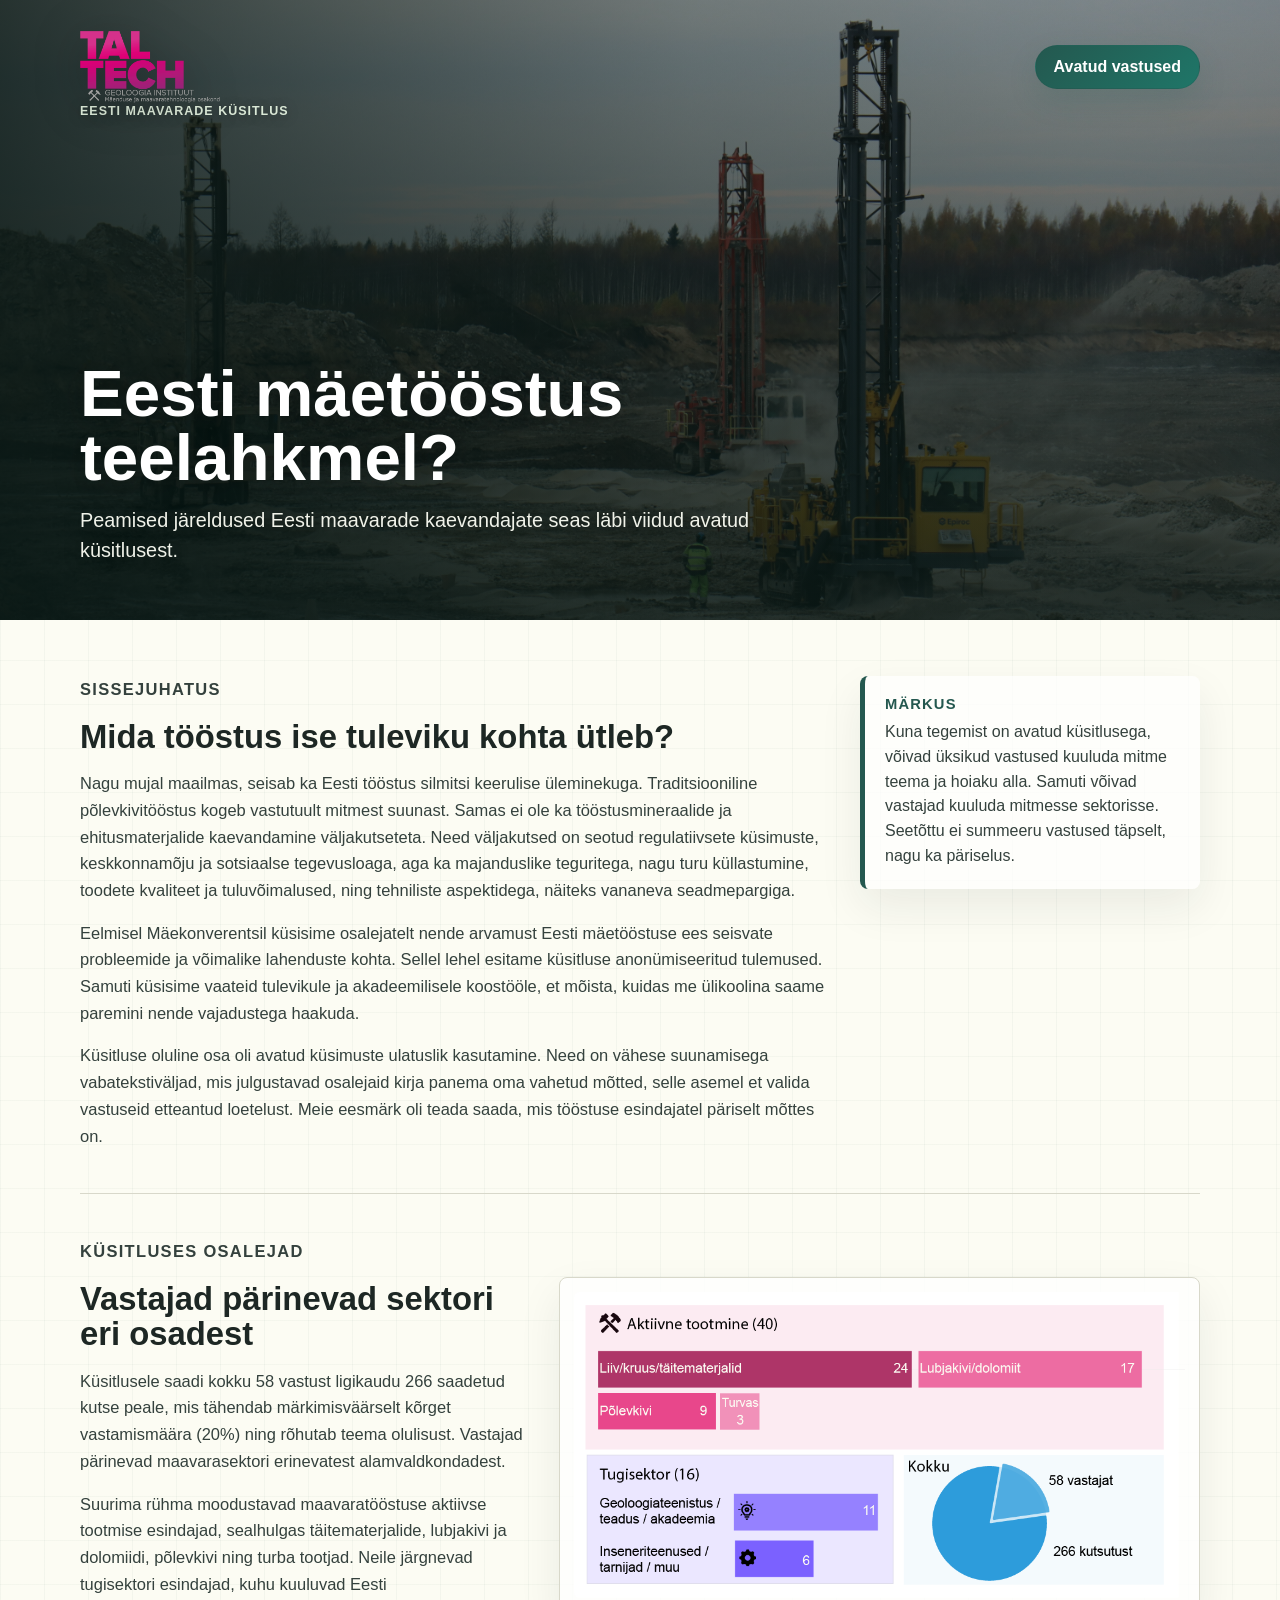
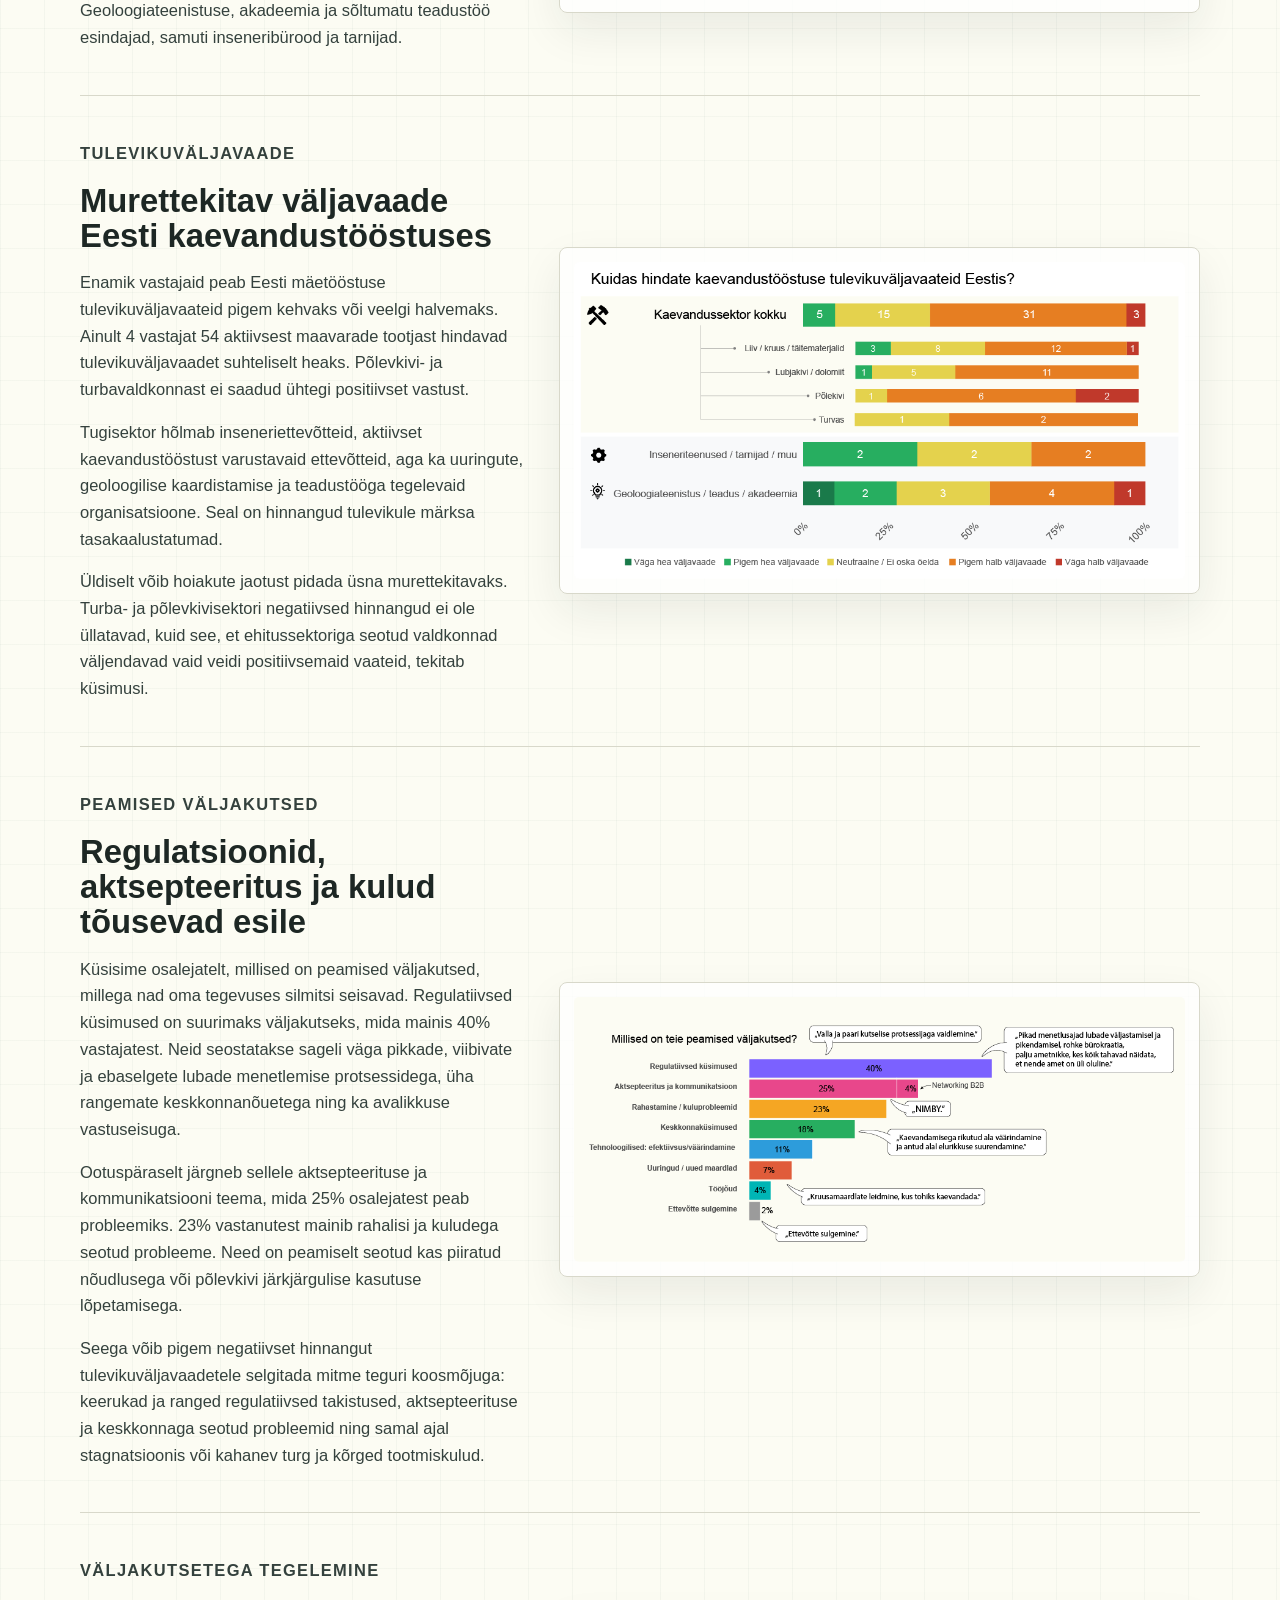
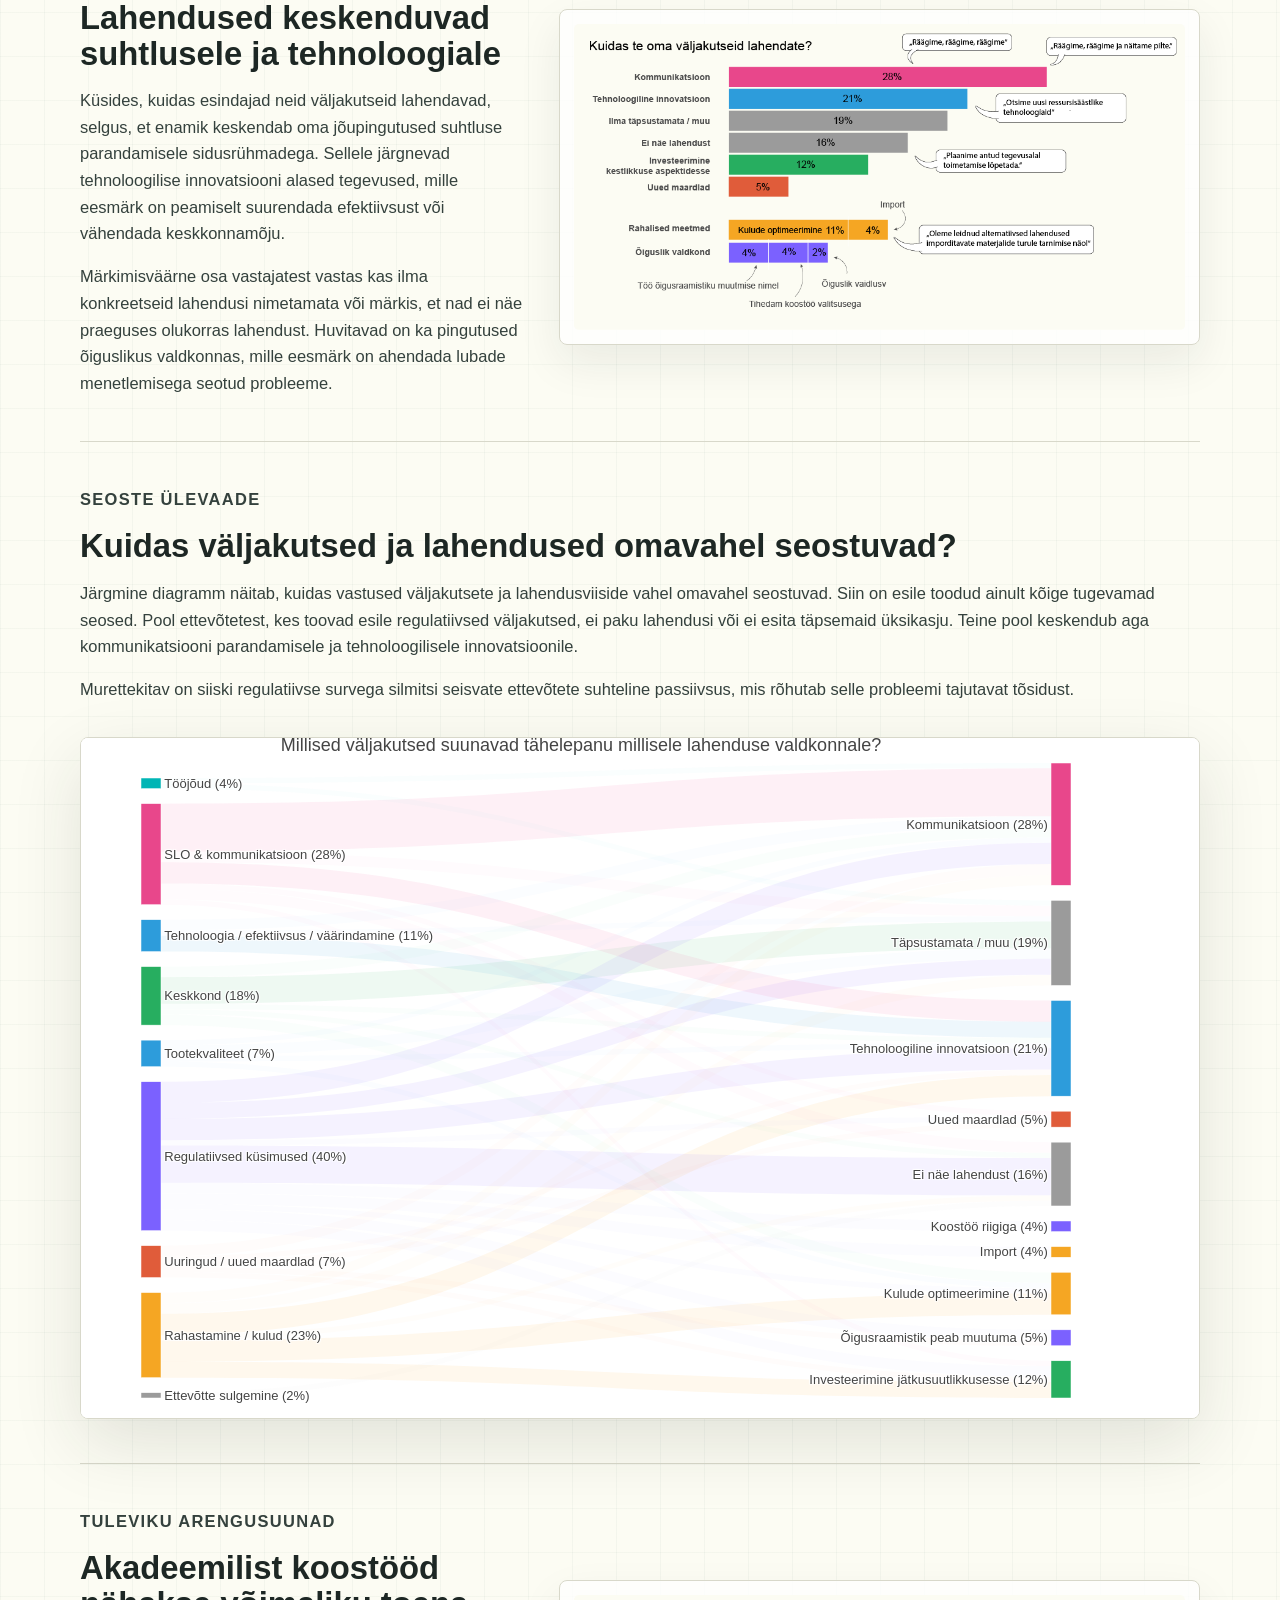
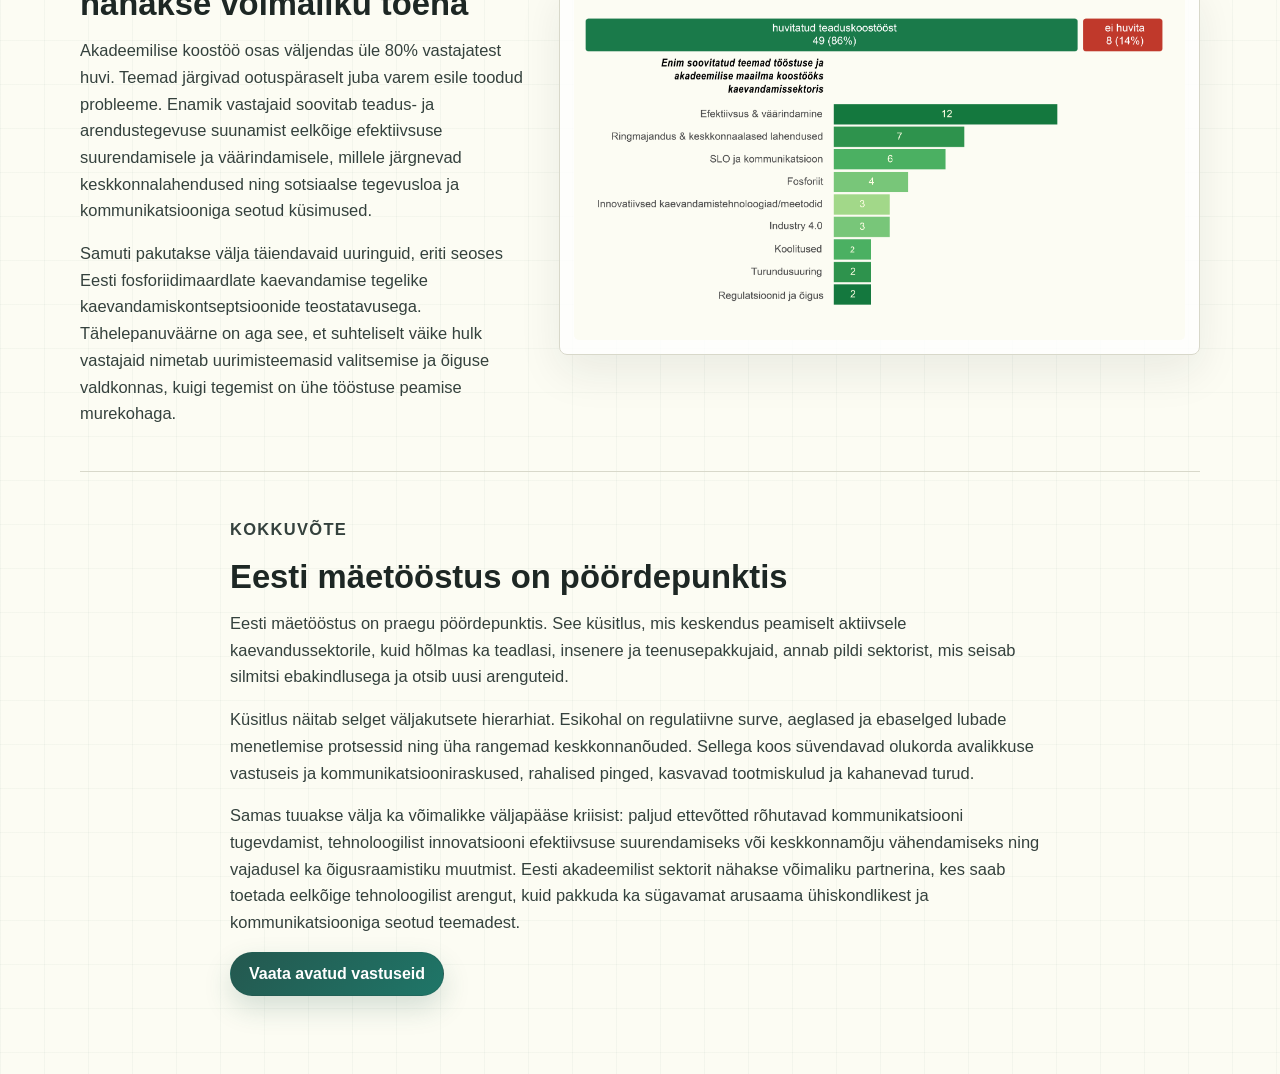
<file: index.html>
<!doctype html>
<html lang="et">
  <head>
    <meta charset="utf-8">
    <meta name="viewport" content="width=device-width, initial-scale=1">
    <title>Eesti mäetööstus teelahkmel?</title>
    <link rel="stylesheet" href="styles.css">
  </head>
  <body>
    <main class="survey-page">
      <section class="survey-hero" aria-labelledby="page-title">
        <img class="survey-hero__image" src="detailed survey/title.JPG" alt="">
        <div class="survey-hero__content">
          <nav class="site-nav site-nav--hero" aria-label="Lehe navigeerimine">
            <a class="brand-mark" href="https://taltech.ee/geoloogia-instituut/maenduse-ja-maavaratehnoloogia-osakond" target="_blank" rel="noopener noreferrer" aria-label="TalTech Mäenduse osakond">
              <img src="Logo_TalTech_MO.png" alt="TalTech Mäenduse osakond">
            </a>
            <a class="nav-button nav-button--hero" href="supplements.html">Avatud vastused</a>
          </nav>
          <p class="eyebrow">Eesti maavarade küsitlus</p>
          <h1 id="page-title">Eesti mäetööstus teelahkmel?</h1>
          <p class="hero-lede">
            Peamised järeldused Eesti maavarade kaevandajate seas läbi viidud avatud küsitlusest.
          </p>
        </div>
      </section>

      <div class="survey-content">
        <section class="survey-section survey-section--lead">
          <div class="section-copy">
            <p class="section-kicker">Sissejuhatus</p>
            <h2>Mida tööstus ise tuleviku kohta ütleb?</h2>
            <p>Nagu mujal maailmas, seisab ka Eesti tööstus silmitsi keerulise üleminekuga. Traditsiooniline põlevkivitööstus kogeb vastutuult mitmest suunast. Samas ei ole ka tööstusmineraalide ja ehitusmaterjalide kaevandamine väljakutseteta. Need väljakutsed on seotud regulatiivsete küsimuste, keskkonnamõju ja sotsiaalse tegevusloaga, aga ka majanduslike teguritega, nagu turu küllastumine, toodete kvaliteet ja tuluvõimalused, ning tehniliste aspektidega, näiteks vananeva seadmepargiga.</p>
            <p>Eelmisel Mäekonverentsil küsisime osalejatelt nende arvamust Eesti mäetööstuse ees seisvate probleemide ja võimalike lahenduste kohta. Sellel lehel esitame küsitluse anonümiseeritud tulemused. Samuti küsisime vaateid tulevikule ja akadeemilisele koostööle, et mõista, kuidas me ülikoolina saame paremini nende vajadustega haakuda.</p>
            <p>Küsitluse oluline osa oli avatud küsimuste ulatuslik kasutamine. Need on vähese suunamisega vabatekstiväljad, mis julgustavad osalejaid kirja panema oma vahetud mõtted, selle asemel et valida vastuseid etteantud loetelust. Meie eesmärk oli teada saada, mis tööstuse esindajatel päriselt mõttes on.</p>
          </div>
          <aside class="note-box">
            <strong>Märkus</strong>
            <p>Kuna tegemist on avatud küsitlusega, võivad üksikud vastused kuuluda mitme teema ja hoiaku alla. Samuti võivad vastajad kuuluda mitmesse sektorisse. Seetõttu ei summeeru vastused täpselt, nagu ka päriselus.</p>
          </aside>
        </section>

        <section class="survey-section">
          <div class="section-copy">
            <p class="section-kicker">Küsitluses osalejad</p>
            <h2>Vastajad pärinevad sektori eri osadest</h2>
            <p>Küsitlusele saadi kokku 58 vastust ligikaudu 266 saadetud kutse peale, mis tähendab märkimisväärselt kõrget vastamismäära (20%) ning rõhutab teema olulisust. Vastajad pärinevad maavarasektori erinevatest alamvaldkondadest.</p>
            <p>Suurima rühma moodustavad maavaratööstuse aktiivse tootmise esindajad, sealhulgas täitematerjalide, lubjakivi ja dolomiidi, põlevkivi ning turba tootjad. Neile järgnevad tugisektori esindajad, kuhu kuuluvad Eesti Geoloogiateenistuse, akadeemia ja sõltumatu teadustöö esindajad, samuti inseneribürood ja tarnijad.</p>
          </div>
          <figure class="survey-figure">
            <img src="detailed survey/image 1.png" alt="Küsitluses osalejate jaotus maavarasektori alamvaldkondade lõikes" loading="lazy" data-modal-image>
          </figure>
        </section>

        <section class="survey-section">
          <div class="section-copy">
            <p class="section-kicker">Tulevikuväljavaade</p>
            <h2>Murettekitav väljavaade Eesti kaevandustööstuses</h2>
            <p>Enamik vastajaid peab Eesti mäetööstuse tulevikuväljavaateid pigem kehvaks või veelgi halvemaks. Ainult 4 vastajat 54 aktiivsest maavarade tootjast hindavad tulevikuväljavaadet suhteliselt heaks. Põlevkivi- ja turbavaldkonnast ei saadud ühtegi positiivset vastust.</p>
            <p>Tugisektor hõlmab inseneriettevõtteid, aktiivset kaevandustööstust varustavaid ettevõtteid, aga ka uuringute, geoloogilise kaardistamise ja teadustööga tegelevaid organisatsioone. Seal on hinnangud tulevikule märksa tasakaalustatumad.</p>
            <p>Üldiselt võib hoiakute jaotust pidada üsna murettekitavaks. Turba- ja põlevkivisektori negatiivsed hinnangud ei ole üllatavad, kuid see, et ehitussektoriga seotud valdkonnad väljendavad vaid veidi positiivsemaid vaateid, tekitab küsimusi.</p>
          </div>
          <figure class="survey-figure">
            <img src="detailed survey/image 2.png" alt="Eesti mäetööstuse tulevikuväljavaadete hinnangud sektorite lõikes" loading="lazy" data-modal-image>
          </figure>
        </section>

        <section class="survey-section">
          <div class="section-copy">
            <p class="section-kicker">Peamised väljakutsed</p>
            <h2>Regulatsioonid, aktsepteeritus ja kulud tõusevad esile</h2>
            <p>Küsisime osalejatelt, millised on peamised väljakutsed, millega nad oma tegevuses silmitsi seisavad. Regulatiivsed küsimused on suurimaks väljakutseks, mida mainis 40% vastajatest. Neid seostatakse sageli väga pikkade, viibivate ja ebaselgete lubade menetlemise protsessidega, üha rangemate keskkonnanõuetega ning ka avalikkuse vastuseisuga.</p>
            <p>Ootuspäraselt järgneb sellele aktsepteerituse ja kommunikatsiooni teema, mida 25% osalejatest peab probleemiks. 23% vastanutest mainib rahalisi ja kuludega seotud probleeme. Need on peamiselt seotud kas piiratud nõudlusega või põlevkivi järkjärgulise kasutuse lõpetamisega.</p>
            <p>Seega võib pigem negatiivset hinnangut tulevikuväljavaadetele selgitada mitme teguri koosmõjuga: keerukad ja ranged regulatiivsed takistused, aktsepteerituse ja keskkonnaga seotud probleemid ning samal ajal stagnatsioonis või kahanev turg ja kõrged tootmiskulud.</p>
          </div>
          <figure class="survey-figure">
            <img src="detailed survey/image 3.png" alt="Eesti mäetööstuse peamiste väljakutsete jaotus avatud vastustes" loading="lazy" data-modal-image>
          </figure>
        </section>

        <section class="survey-section">
          <div class="section-copy">
            <p class="section-kicker">Väljakutsetega tegelemine</p>
            <h2>Lahendused keskenduvad suhtlusele ja tehnoloogiale</h2>
            <p>Küsides, kuidas esindajad neid väljakutseid lahendavad, selgus, et enamik keskendab oma jõupingutused suhtluse parandamisele sidusrühmadega. Sellele järgnevad tehnoloogilise innovatsiooni alased tegevused, mille eesmärk on peamiselt suurendada efektiivsust või vähendada keskkonnamõju.</p>
            <p>Märkimisväärne osa vastajatest vastas kas ilma konkreetseid lahendusi nimetamata või märkis, et nad ei näe praeguses olukorras lahendust. Huvitavad on ka pingutused õiguslikus valdkonnas, mille eesmärk on ahendada lubade menetlemisega seotud probleeme.</p>
          </div>
          <figure class="survey-figure">
            <img src="detailed survey/image 4.png" alt="Vastajate kirjeldatud tegevused väljakutsetega tegelemiseks" loading="lazy" data-modal-image>
          </figure>
        </section>

        <section class="survey-section survey-section--wide">
          <div class="section-copy">
            <p class="section-kicker">Seoste ülevaade</p>
            <h2>Kuidas väljakutsed ja lahendused omavahel seostuvad?</h2>
            <p>Järgmine diagramm näitab, kuidas vastused väljakutsete ja lahendusviiside vahel omavahel seostuvad. Siin on esile toodud ainult kõige tugevamad seosed. Pool ettevõtetest, kes toovad esile regulatiivsed väljakutsed, ei paku lahendusi või ei esita täpsemaid üksikasju. Teine pool keskendub aga kommunikatsiooni parandamisele ja tehnoloogilisele innovatsioonile.</p>
            <p>Murettekitav on siiski regulatiivse survega silmitsi seisvate ettevõtete suhteline passiivsus, mis rõhutab selle probleemi tajutavat tõsidust.</p>
          </div>
          <div class="interactive-frame">
            <iframe title="Interaktiivne seoste diagramm" src="detailed survey/image 5.html" loading="lazy"></iframe>
          </div>
        </section>

        <section class="survey-section">
          <div class="section-copy">
            <p class="section-kicker">Tuleviku arengusuunad</p>
            <h2>Akadeemilist koostööd nähakse võimaliku toena</h2>
            <p>Akadeemilise koostöö osas väljendas üle 80% vastajatest huvi. Teemad järgivad ootuspäraselt juba varem esile toodud probleeme. Enamik vastajaid soovitab teadus- ja arendustegevuse suunamist eelkõige efektiivsuse suurendamisele ja väärindamisele, millele järgnevad keskkonnalahendused ning sotsiaalse tegevusloa ja kommunikatsiooniga seotud küsimused.</p>
            <p>Samuti pakutakse välja täiendavaid uuringuid, eriti seoses Eesti fosforiidimaardlate kaevandamise tegelike kaevandamiskontseptsioonide teostatavusega. Tähelepanuväärne on aga see, et suhteliselt väike hulk vastajaid nimetab uurimisteemasid valitsemise ja õiguse valdkonnas, kuigi tegemist on ühe tööstuse peamise murekohaga.</p>
          </div>
          <figure class="survey-figure survey-figure--tall">
            <img src="detailed survey/image 6.png" alt="Tuleviku uurimis- ja koostööteemad Eesti maavarasektoris" loading="lazy" data-modal-image>
          </figure>
        </section>

        <section class="survey-section survey-summary">
          <div class="section-copy">
            <p class="section-kicker">Kokkuvõte</p>
            <h2>Eesti mäetööstus on pöördepunktis</h2>
            <p>Eesti mäetööstus on praegu pöördepunktis. See küsitlus, mis keskendus peamiselt aktiivsele kaevandussektorile, kuid hõlmas ka teadlasi, insenere ja teenusepakkujaid, annab pildi sektorist, mis seisab silmitsi ebakindlusega ja otsib uusi arenguteid.</p>
            <p>Küsitlus näitab selget väljakutsete hierarhiat. Esikohal on regulatiivne surve, aeglased ja ebaselged lubade menetlemise protsessid ning üha rangemad keskkonnanõuded. Sellega koos süvendavad olukorda avalikkuse vastuseis ja kommunikatsiooniraskused, rahalised pinged, kasvavad tootmiskulud ja kahanevad turud.</p>
            <p>Samas tuuakse välja ka võimalikke väljapääse kriisist: paljud ettevõtted rõhutavad kommunikatsiooni tugevdamist, tehnoloogilist innovatsiooni efektiivsuse suurendamiseks või keskkonnamõju vähendamiseks ning vajadusel ka õigusraamistiku muutmist. Eesti akadeemilist sektorit nähakse võimaliku partnerina, kes saab toetada eelkõige tehnoloogilist arengut, kuid pakkuda ka sügavamat arusaama ühiskondlikest ja kommunikatsiooniga seotud teemadest.</p>
            <a class="nav-button" href="supplements.html">Vaata avatud vastuseid</a>
          </div>
        </section>
      </div>
    </main>

    <div class="image-modal" id="image-modal" role="dialog" aria-modal="true" aria-label="Suurendatud joonis" hidden>
      <button class="image-modal__close" id="image-modal-close" type="button" aria-label="Sulge suurendatud joonis">Sulge</button>
      <img class="image-modal__image" id="image-modal-image" alt="">
    </div>

    <script src="main.js"></script>
  </body>
</html>
</file>
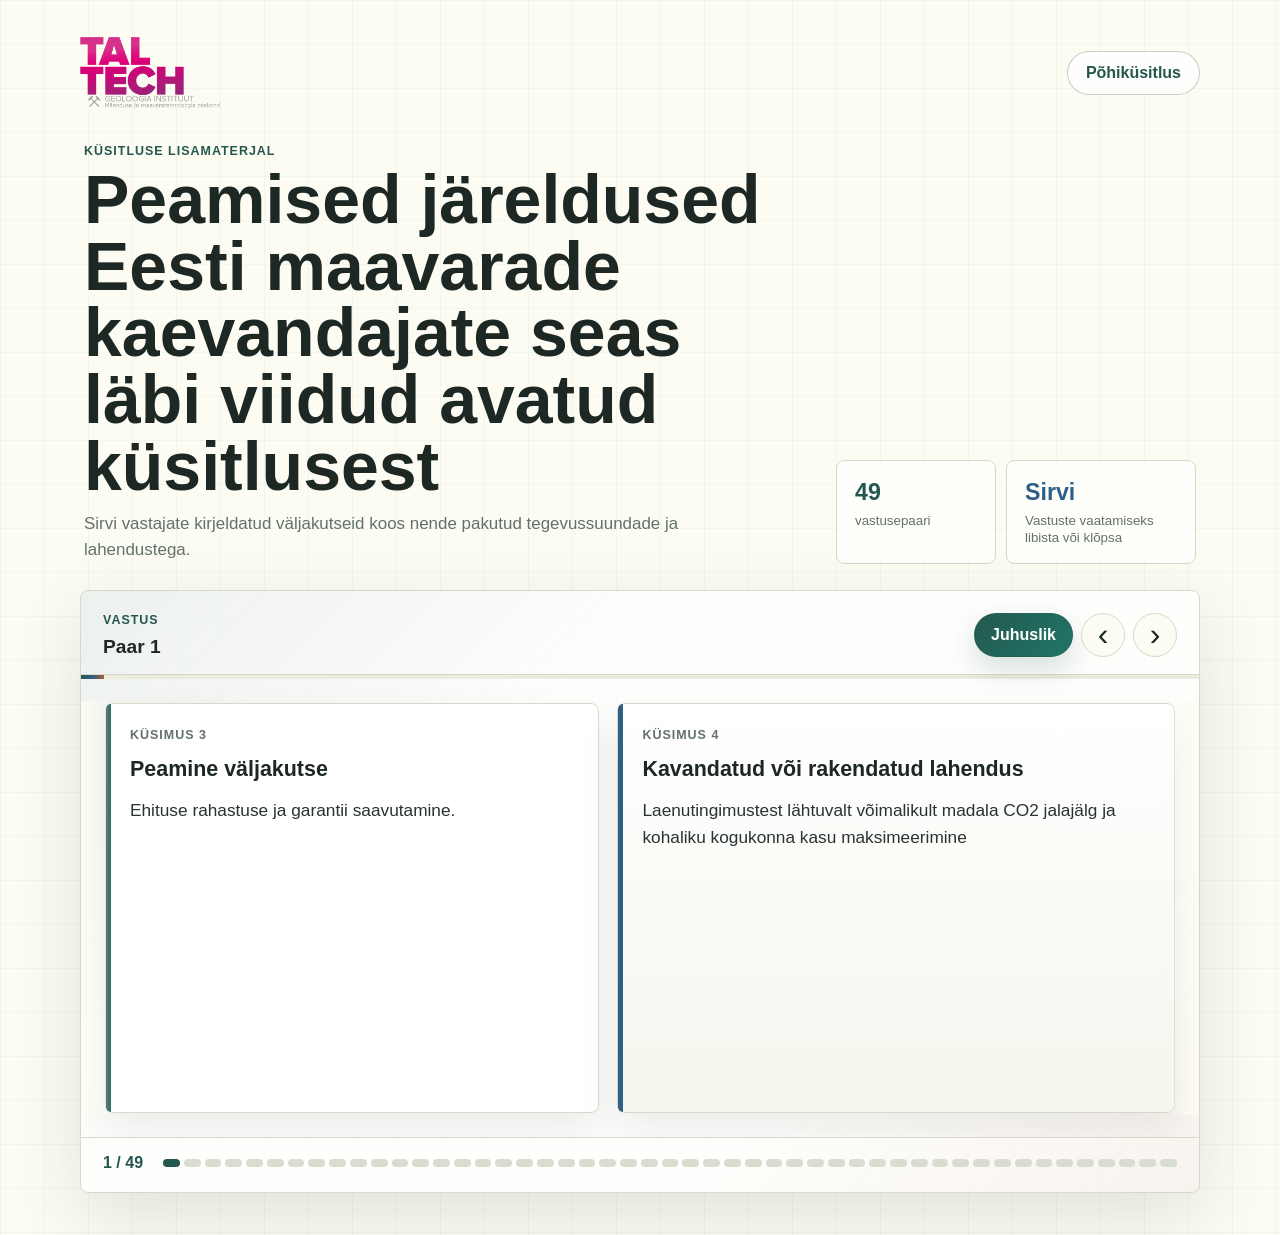
<file: supplements.html>
<!doctype html>
<html lang="et">
  <head>
    <meta charset="utf-8">
    <meta name="viewport" content="width=device-width, initial-scale=1">
    <title>Küsitluse avatud vastused</title>
    <link rel="stylesheet" href="styles.css">
  </head>
  <body>
    <main class="page-shell">
      <nav class="site-nav" aria-label="Lehe navigeerimine">
        <a class="brand-mark brand-mark--light" href="https://taltech.ee/geoloogia-instituut/maenduse-ja-maavaratehnoloogia-osakond" target="_blank" rel="noopener noreferrer" aria-label="TalTech Mäenduse osakond">
          <img src="Logo_TalTech_MO.png" alt="TalTech Mäenduse osakond">
        </a>
        <a class="nav-button nav-button--quiet" href="index.html">Põhiküsitlus</a>
      </nav>

      <section class="intro" aria-labelledby="page-title">
        <div class="intro__copy">
          <p class="eyebrow">Küsitluse lisamaterjal</p>
          <h1 id="page-title">Peamised järeldused Eesti maavarade kaevandajate seas läbi viidud avatud küsitlusest</h1>
          <p class="lede">
            Sirvi vastajate kirjeldatud väljakutseid koos nende pakutud tegevussuundade ja lahendustega.
          </p>
        </div>
        <div class="intro__stats" aria-label="Küsitluse kokkuvõte">
          <div>
            <span id="answer-count">49</span>
            <small>vastusepaari</small>
          </div>
          <div class="intro__hint">
            <span>Sirvi</span>
            <small>Vastuste vaatamiseks libista või klõpsa</small>
          </div>
        </div>
      </section>

      <section class="carousel" aria-label="Küsitluse vastuste karussell">
        <div class="carousel__topbar">
          <div>
            <p class="section-kicker">Vastus</p>
            <h2 id="slide-heading">Paar 1</h2>
          </div>
          <div class="carousel__controls" aria-label="Karusselli juhtnupud">
            <button class="random-button" id="random-button" type="button">Juhuslik</button>
            <button class="icon-button" id="prev-button" type="button" aria-label="Eelmine vastus">
              <span aria-hidden="true">‹</span>
            </button>
            <button class="icon-button" id="next-button" type="button" aria-label="Järgmine vastus">
              <span aria-hidden="true">›</span>
            </button>
          </div>
        </div>

        <div class="progress" aria-hidden="true">
          <span id="progress-bar"></span>
        </div>

        <div class="viewport" id="viewport">
          <div class="track" id="track" aria-live="polite"></div>
        </div>

        <div class="carousel__footer">
          <p id="counter" class="counter">1 / 49</p>
          <div class="ticks" id="ticks" aria-label="Vali vastusepaar"></div>
        </div>
      </section>
    </main>

    <script src="survey-data.js"></script>
    <script src="app.js"></script>
  </body>
</html>
</file>
<file: styles.css>
:root {
  --bg: #fcfcf3;
  --ink: #1d2724;
  --muted: #63716c;
  --line: #d8d8ca;
  --panel: #ffffff;
  --panel-soft: #f4f6ed;
  --green: #24584f;
  --green-2: #1f7668;
  --blue: #2f5f84;
  --clay: #a75d3a;
  --shadow: 0 24px 70px rgba(29, 39, 36, 0.12);
  --turn-offset: 20px;
  --turn-rotation: -8deg;
}

* {
  box-sizing: border-box;
}

html {
  min-height: 100%;
  background: var(--bg);
}

body {
  min-height: 100%;
  margin: 0;
  color: var(--ink);
  background:
    linear-gradient(90deg, rgba(36, 88, 79, 0.04) 1px, transparent 1px),
    linear-gradient(180deg, rgba(36, 88, 79, 0.035) 1px, transparent 1px),
    var(--bg);
  background-size: 44px 44px;
  font-family: Arial, Helvetica, sans-serif;
}

button {
  font: inherit;
}

a {
  color: inherit;
}

.site-nav {
  display: flex;
  justify-content: space-between;
  align-items: center;
  gap: 16px;
}

.brand-mark {
  display: inline-flex;
  align-items: center;
  max-width: min(486px, 62vw);
  min-height: 74px;
  padding: 0;
  border: 0;
  border-radius: 0;
  background: transparent;
  filter: drop-shadow(0 10px 24px rgba(0, 0, 0, 0.28));
  text-decoration: none;
}

.brand-mark img {
  display: block;
  width: 100%;
  max-height: 72px;
  object-fit: contain;
}

.brand-mark--light {
  filter: none;
}

.brand-mark:focus-visible {
  outline: 3px solid var(--green-2);
  outline-offset: 3px;
}

.nav-button {
  display: inline-flex;
  min-height: 44px;
  align-items: center;
  justify-content: center;
  padding: 0 18px;
  border: 1px solid rgba(36, 88, 79, 0.28);
  border-radius: 999px;
  color: #ffffff;
  background: linear-gradient(135deg, var(--green), var(--green-2));
  box-shadow: 0 12px 28px rgba(36, 88, 79, 0.18);
  cursor: pointer;
  font-weight: 800;
  text-decoration: none;
  transition: transform 160ms ease, box-shadow 160ms ease;
}

.nav-button:hover,
.nav-button:focus-visible {
  outline: none;
  transform: translateY(-1px);
  box-shadow: 0 16px 34px rgba(36, 88, 79, 0.24);
}

.nav-button:active {
  transform: translateY(0);
}

.nav-button--quiet {
  color: var(--green);
  background: rgba(255, 255, 255, 0.72);
  box-shadow: none;
}

.page-shell {
  width: min(1120px, calc(100% - 32px));
  min-height: 100vh;
  margin: 0 auto;
  padding: 36px 0 42px;
  display: grid;
  gap: 22px;
}

.survey-page {
  min-height: 100vh;
}

.survey-hero {
  position: relative;
  min-height: 620px;
  overflow: hidden;
  isolation: isolate;
  color: #ffffff;
  background: #1d2724;
}

.survey-hero__image {
  position: absolute;
  inset: 0;
  z-index: -2;
  width: 100%;
  height: 100%;
  object-fit: cover;
}

.survey-hero::after {
  content: "";
  position: absolute;
  inset: 0;
  z-index: -1;
  background:
    linear-gradient(90deg, rgba(10, 25, 22, 0.82), rgba(10, 25, 22, 0.34) 54%, rgba(10, 25, 22, 0.16)),
    linear-gradient(180deg, rgba(10, 25, 22, 0.16), rgba(10, 25, 22, 0.76));
}

.survey-hero__content {
  width: min(1120px, calc(100% - 32px));
  min-height: 620px;
  margin: 0 auto;
  padding: 30px 0 54px;
  display: grid;
  grid-template-rows: auto 1fr auto auto auto;
  align-content: end;
}

.site-nav--hero {
  align-self: start;
  justify-content: space-between;
}

.survey-hero .eyebrow {
  color: #dbe9d7;
  text-shadow: 0 2px 14px rgba(0, 0, 0, 0.28);
}

.survey-hero h1 {
  max-width: 820px;
  margin: 0 0 16px;
  color: #ffffff;
  font-size: 4.1rem;
  line-height: 0.98;
  text-shadow: 0 4px 30px rgba(0, 0, 0, 0.38);
}

.hero-lede {
  max-width: 680px;
  margin: 0;
  color: #f0f2e9;
  font-size: 1.24rem;
  line-height: 1.5;
  text-shadow: 0 2px 18px rgba(0, 0, 0, 0.34);
}

.survey-content {
  width: min(1120px, calc(100% - 32px));
  margin: 0 auto;
  padding: 46px 0 60px;
}

.survey-section {
  display: grid;
  grid-template-columns: minmax(0, 0.82fr) minmax(420px, 1.18fr);
  gap: 34px;
  align-items: center;
  padding: 44px 0;
  border-top: 1px solid var(--line);
}

.survey-section:first-child {
  border-top: 0;
  padding-top: 10px;
}

.survey-section--lead {
  grid-template-columns: minmax(0, 1fr) minmax(240px, 340px);
  align-items: start;
}

.survey-section--wide {
  grid-template-columns: 1fr;
}

.survey-summary {
  grid-template-columns: minmax(0, 820px);
  justify-content: center;
  padding-bottom: 18px;
}

.section-copy h2 {
  margin: 0 0 16px;
  color: var(--ink);
  font-size: 2.05rem;
  line-height: 1.08;
  letter-spacing: 0;
}

.section-copy p {
  margin-bottom: 16px;
  color: #34413d;
  font-size: 1.03rem;
  line-height: 1.62;
}

.section-copy p:last-child {
  margin-bottom: 0;
}

.note-box {
  padding: 20px;
  border-left: 5px solid var(--green);
  border-radius: 8px;
  background: rgba(255, 255, 255, 0.72);
  box-shadow: 0 18px 44px rgba(29, 39, 36, 0.08);
}

.note-box strong {
  display: block;
  margin-bottom: 8px;
  color: var(--green);
  font-size: 0.92rem;
  text-transform: uppercase;
  letter-spacing: 0.08em;
}

.note-box p {
  margin: 0;
  color: #34413d;
  line-height: 1.55;
}

.survey-figure {
  margin: 0;
  padding: 14px;
  border: 1px solid var(--line);
  border-radius: 8px;
  background: rgba(255, 255, 255, 0.78);
  box-shadow: 0 18px 44px rgba(29, 39, 36, 0.08);
}

.survey-figure img {
  display: block;
  width: 100%;
  height: auto;
  border-radius: 5px;
  cursor: zoom-in;
}

.survey-figure img:focus-visible {
  outline: 3px solid var(--green-2);
  outline-offset: 4px;
}

.survey-figure--tall img {
  max-height: 660px;
  object-fit: contain;
}

.interactive-frame {
  overflow: hidden;
  border: 1px solid var(--line);
  border-radius: 8px;
  background: #ffffff;
  box-shadow: var(--shadow);
}

.interactive-frame iframe {
  display: block;
  width: 100%;
  height: 680px;
  border: 0;
}

.has-open-modal {
  overflow: hidden;
}

.image-modal {
  position: fixed;
  inset: 0;
  z-index: 50;
  display: grid;
  place-items: center;
  padding: 64px 18px 22px;
  background: rgba(16, 24, 22, 0.86);
  backdrop-filter: blur(7px);
}

.image-modal[hidden] {
  display: none;
}

.image-modal__image {
  max-width: min(96vw, 1280px);
  max-height: 86vh;
  width: auto;
  height: auto;
  border-radius: 8px;
  background: #ffffff;
  box-shadow: 0 24px 80px rgba(0, 0, 0, 0.45);
  object-fit: contain;
}

.image-modal__close {
  position: fixed;
  top: 18px;
  right: 18px;
  min-height: 42px;
  padding: 0 16px;
  border: 1px solid rgba(255, 255, 255, 0.42);
  border-radius: 999px;
  color: #ffffff;
  background: rgba(36, 88, 79, 0.88);
  cursor: pointer;
  font-weight: 800;
}

.image-modal__close:hover,
.image-modal__close:focus-visible {
  outline: none;
  background: var(--green-2);
}

.intro {
  display: grid;
  grid-template-columns: minmax(0, 1fr) auto;
  gap: 28px;
  align-items: end;
  padding: 12px 4px 4px;
}

.eyebrow,
.section-kicker {
  margin: 0 0 8px;
  color: var(--green);
  font-size: 0.78rem;
  font-weight: 700;
  letter-spacing: 0.08em;
  text-transform: uppercase;
}

h1,
h2,
p {
  margin-top: 0;
}

h1 {
  max-width: 780px;
  margin-bottom: 12px;
  font-size: 4.25rem;
  line-height: 0.98;
  letter-spacing: 0;
}

.lede {
  max-width: 680px;
  margin-bottom: 0;
  color: var(--muted);
  font-size: 1.06rem;
  line-height: 1.55;
}

.intro__stats {
  display: grid;
  grid-template-columns: minmax(110px, 160px) minmax(150px, 190px);
  gap: 10px;
}

.intro__stats div {
  min-height: 92px;
  padding: 18px 18px 16px;
  border: 1px solid var(--line);
  border-radius: 8px;
  background: rgba(255, 255, 255, 0.68);
}

.intro__stats span {
  display: block;
  color: var(--green);
  font-size: 1.45rem;
  font-weight: 800;
}

.intro__stats small {
  display: block;
  margin-top: 7px;
  color: var(--muted);
  line-height: 1.25;
}

.intro__hint {
  background: rgba(244, 246, 237, 0.8);
}

.intro__hint span {
  color: var(--blue);
}

.carousel {
  overflow: hidden;
  border: 1px solid var(--line);
  border-radius: 8px;
  background:
    linear-gradient(135deg, rgba(36, 88, 79, 0.08), transparent 34%),
    linear-gradient(315deg, rgba(167, 93, 58, 0.07), transparent 30%),
    rgba(255, 255, 255, 0.78);
  box-shadow: var(--shadow);
}

.carousel__topbar {
  display: flex;
  gap: 18px;
  align-items: center;
  justify-content: space-between;
  padding: 22px 22px 16px;
  border-bottom: 1px solid var(--line);
}

.carousel__topbar h2 {
  margin: 0;
  font-size: 1.2rem;
  line-height: 1.2;
}

.carousel__controls {
  display: flex;
  gap: 8px;
  align-items: center;
}

.random-button {
  min-height: 44px;
  padding: 0 16px;
  border: 1px solid rgba(36, 88, 79, 0.28);
  border-radius: 999px;
  color: #ffffff;
  background: linear-gradient(135deg, var(--green), var(--green-2));
  box-shadow: 0 12px 28px rgba(36, 88, 79, 0.18);
  cursor: pointer;
  font-weight: 800;
  transition: transform 160ms ease, box-shadow 160ms ease;
}

.random-button:hover,
.random-button:focus-visible {
  outline: none;
  transform: translateY(-1px);
  box-shadow: 0 16px 34px rgba(36, 88, 79, 0.24);
}

.random-button:active {
  transform: translateY(0);
}

.icon-button {
  width: 44px;
  height: 44px;
  border: 1px solid var(--line);
  border-radius: 50%;
  color: var(--ink);
  background: var(--bg);
  cursor: pointer;
  transition: background 160ms ease, border-color 160ms ease, transform 160ms ease;
}

.icon-button span {
  display: block;
  margin-top: -2px;
  font-size: 2rem;
  line-height: 1;
}

.icon-button:hover,
.icon-button:focus-visible {
  border-color: var(--green-2);
  background: #eef4e9;
  outline: none;
}

.icon-button:active {
  transform: scale(0.96);
}

.progress {
  height: 4px;
  background: #ececdd;
}

.progress span {
  display: block;
  width: 0;
  height: 100%;
  background: linear-gradient(90deg, var(--green), var(--blue), var(--clay));
  transition: width 240ms ease;
}

.viewport {
  position: relative;
  overflow: hidden;
  touch-action: pan-y;
  cursor: grab;
}

.viewport::before,
.viewport::after {
  content: "";
  position: absolute;
  top: 22px;
  bottom: 22px;
  z-index: 2;
  width: 34px;
  pointer-events: none;
}

.viewport::before {
  left: 0;
  background: linear-gradient(90deg, rgba(252, 252, 243, 0.9), rgba(252, 252, 243, 0));
}

.viewport::after {
  right: 0;
  background: linear-gradient(270deg, rgba(252, 252, 243, 0.9), rgba(252, 252, 243, 0));
}

.viewport:active {
  cursor: grabbing;
}

.track {
  display: flex;
  transform: translate3d(0, 0, 0);
  transition: transform 320ms cubic-bezier(0.22, 1, 0.36, 1);
  will-change: transform;
}

.track.is-dragging {
  transition: none;
  cursor: grabbing;
}

.track.is-jump {
  transition: none;
}

.slide {
  flex: 0 0 100%;
  padding: 24px;
  opacity: 0.42;
  transform: scale(0.982);
  transition: opacity 260ms ease, transform 260ms ease;
}

.slide.is-active {
  opacity: 1;
  transform: scale(1);
}

.answer-pair {
  display: grid;
  grid-template-columns: minmax(0, 0.94fr) minmax(0, 1.06fr);
  gap: 18px;
  min-height: 410px;
}

.answer-card {
  position: relative;
  display: grid;
  grid-template-rows: auto auto minmax(0, 1fr);
  gap: 14px;
  min-width: 0;
  min-height: 360px;
  padding: 24px;
  border: 1px solid var(--line);
  border-radius: 8px;
  background: var(--panel);
  box-shadow: 0 18px 40px rgba(29, 39, 36, 0.08);
  transform-origin: 50% 46%;
}

.answer-card::before {
  content: "";
  position: absolute;
  inset: 0 auto 0 0;
  width: 5px;
  border-radius: 8px 0 0 8px;
  background: var(--green);
}

.answer-card--solution {
  background: linear-gradient(180deg, #ffffff, var(--panel-soft));
}

.answer-card--solution::before {
  background: var(--blue);
}

.answer-card__label {
  color: var(--muted);
  font-size: 0.78rem;
  font-weight: 700;
  letter-spacing: 0.08em;
  text-transform: uppercase;
}

.answer-card h3 {
  margin: 0;
  color: var(--ink);
  font-size: 1.34rem;
  line-height: 1.25;
  letter-spacing: 0;
}

.answer-text {
  overflow: auto;
  max-height: 280px;
  margin: 0;
  padding-right: 8px;
  color: #283430;
  font-size: 1.08rem;
  line-height: 1.58;
  scrollbar-color: var(--line) transparent;
}

.answer-text.is-long {
  font-size: 0.98rem;
  line-height: 1.52;
}

.answer-text.is-very-long {
  font-size: 0.92rem;
  line-height: 1.48;
}

.answer-text::-webkit-scrollbar {
  width: 8px;
}

.answer-text::-webkit-scrollbar-thumb {
  border-radius: 999px;
  background: var(--line);
}

.carousel__footer {
  display: grid;
  grid-template-columns: auto minmax(0, 1fr);
  gap: 20px;
  align-items: center;
  padding: 16px 22px 20px;
  border-top: 1px solid var(--line);
}

.counter {
  margin: 0;
  color: var(--green);
  font-weight: 800;
}

.ticks {
  display: grid;
  grid-template-columns: repeat(49, minmax(5px, 1fr));
  gap: 4px;
  align-items: center;
}

.tick {
  width: 100%;
  min-width: 5px;
  height: 8px;
  padding: 0;
  border: 0;
  border-radius: 999px;
  background: #d9ddcf;
  cursor: pointer;
}

.tick[aria-current="true"] {
  background: var(--green);
}

.carousel.is-turning .slide.is-active .answer-card {
  animation: answer-turnover 500ms cubic-bezier(0.2, 0.8, 0.2, 1) both;
}

.carousel.is-turning .slide.is-active .answer-card--solution {
  animation-delay: 70ms;
}

@keyframes answer-turnover {
  0% {
    opacity: 0.42;
    transform:
      translateX(var(--turn-offset))
      rotateY(var(--turn-rotation))
      translateY(10px);
  }

  55% {
    opacity: 1;
  }

  100% {
    opacity: 1;
    transform: translateX(0) rotateY(0) translateY(0);
  }
}

@media (max-width: 780px) {
  .page-shell {
    width: min(100% - 22px, 640px);
    padding: 24px 0 28px;
    gap: 18px;
  }

  .site-nav {
    justify-content: space-between;
  }

  .brand-mark {
    max-width: min(390px, 62vw);
    min-height: 74px;
  }

  .brand-mark img {
    max-height: 59px;
  }

  .survey-hero {
    min-height: 560px;
  }

  .survey-hero__content {
    width: min(100% - 22px, 640px);
    min-height: 560px;
    padding: 22px 0 38px;
  }

  .site-nav--hero {
    justify-content: space-between;
  }

  .survey-hero h1 {
    font-size: 2.65rem;
    line-height: 1.02;
  }

  .hero-lede {
    font-size: 1.06rem;
  }

  .survey-content {
    width: min(100% - 22px, 640px);
    padding: 30px 0 42px;
  }

  .survey-section,
  .survey-section--lead {
    grid-template-columns: 1fr;
    gap: 22px;
    padding: 34px 0;
  }

  .section-copy h2 {
    font-size: 1.58rem;
  }

  .section-copy p {
    font-size: 0.98rem;
  }

  .interactive-frame iframe {
    height: 560px;
  }

  .intro {
    grid-template-columns: 1fr;
    gap: 18px;
  }

  h1 {
    font-size: 2.22rem;
    line-height: 1.03;
  }

  .intro__stats {
    grid-template-columns: minmax(110px, 160px) minmax(150px, 190px);
  }

  .intro__stats div {
    min-height: 82px;
    padding: 14px;
  }

  .carousel__topbar {
    align-items: flex-start;
    padding: 18px 16px 14px;
  }

  .carousel__controls {
    flex-wrap: wrap;
    justify-content: flex-end;
  }

  .random-button {
    min-height: 40px;
    padding: 0 13px;
    font-size: 0.92rem;
  }

  .slide {
    padding: 16px;
  }

  .answer-pair {
    grid-template-columns: 1fr;
    min-height: 0;
  }

  .answer-card {
    min-height: 250px;
    padding: 20px;
  }

  .answer-text {
    max-height: 245px;
    font-size: 1rem;
  }

  .answer-text.is-long,
  .answer-text.is-very-long {
    font-size: 0.95rem;
  }

  .carousel__footer {
    grid-template-columns: 1fr;
    gap: 12px;
    padding: 14px 16px 18px;
  }

  .ticks {
    grid-template-columns: repeat(25, minmax(6px, 1fr));
  }
}

@media (max-width: 420px) {
  .page-shell {
    width: calc(100% - 16px);
  }

  .nav-button {
    min-height: 40px;
    padding: 0 14px;
    font-size: 0.92rem;
  }

  .site-nav {
    gap: 10px;
  }

  .brand-mark {
    max-width: 275px;
    min-height: 66px;
  }

  .brand-mark img {
    max-height: 50px;
  }

  .survey-hero {
    min-height: 520px;
  }

  .survey-hero__content,
  .survey-content {
    width: calc(100% - 16px);
  }

  .survey-hero__content {
    min-height: 520px;
  }

  .survey-hero h1 {
    font-size: 2.12rem;
  }

  .survey-section {
    padding: 28px 0;
  }

  .survey-figure {
    padding: 8px;
  }

  .interactive-frame iframe {
    height: 500px;
  }

  h1 {
    font-size: 1.9rem;
  }

  .lede {
    font-size: 0.98rem;
  }

  .intro__stats {
    grid-template-columns: 1fr 1fr;
    gap: 8px;
  }

  .answer-card h3 {
    font-size: 1.12rem;
  }

  .answer-card {
    padding: 18px;
  }

  .icon-button {
    width: 40px;
    height: 40px;
  }
}

@media (prefers-reduced-motion: reduce) {
  .track,
  .slide,
  .progress span,
  .icon-button,
  .random-button,
  .nav-button {
    transition: none;
  }

  .carousel.is-turning .slide.is-active .answer-card {
    animation: none;
  }
}
</file>
